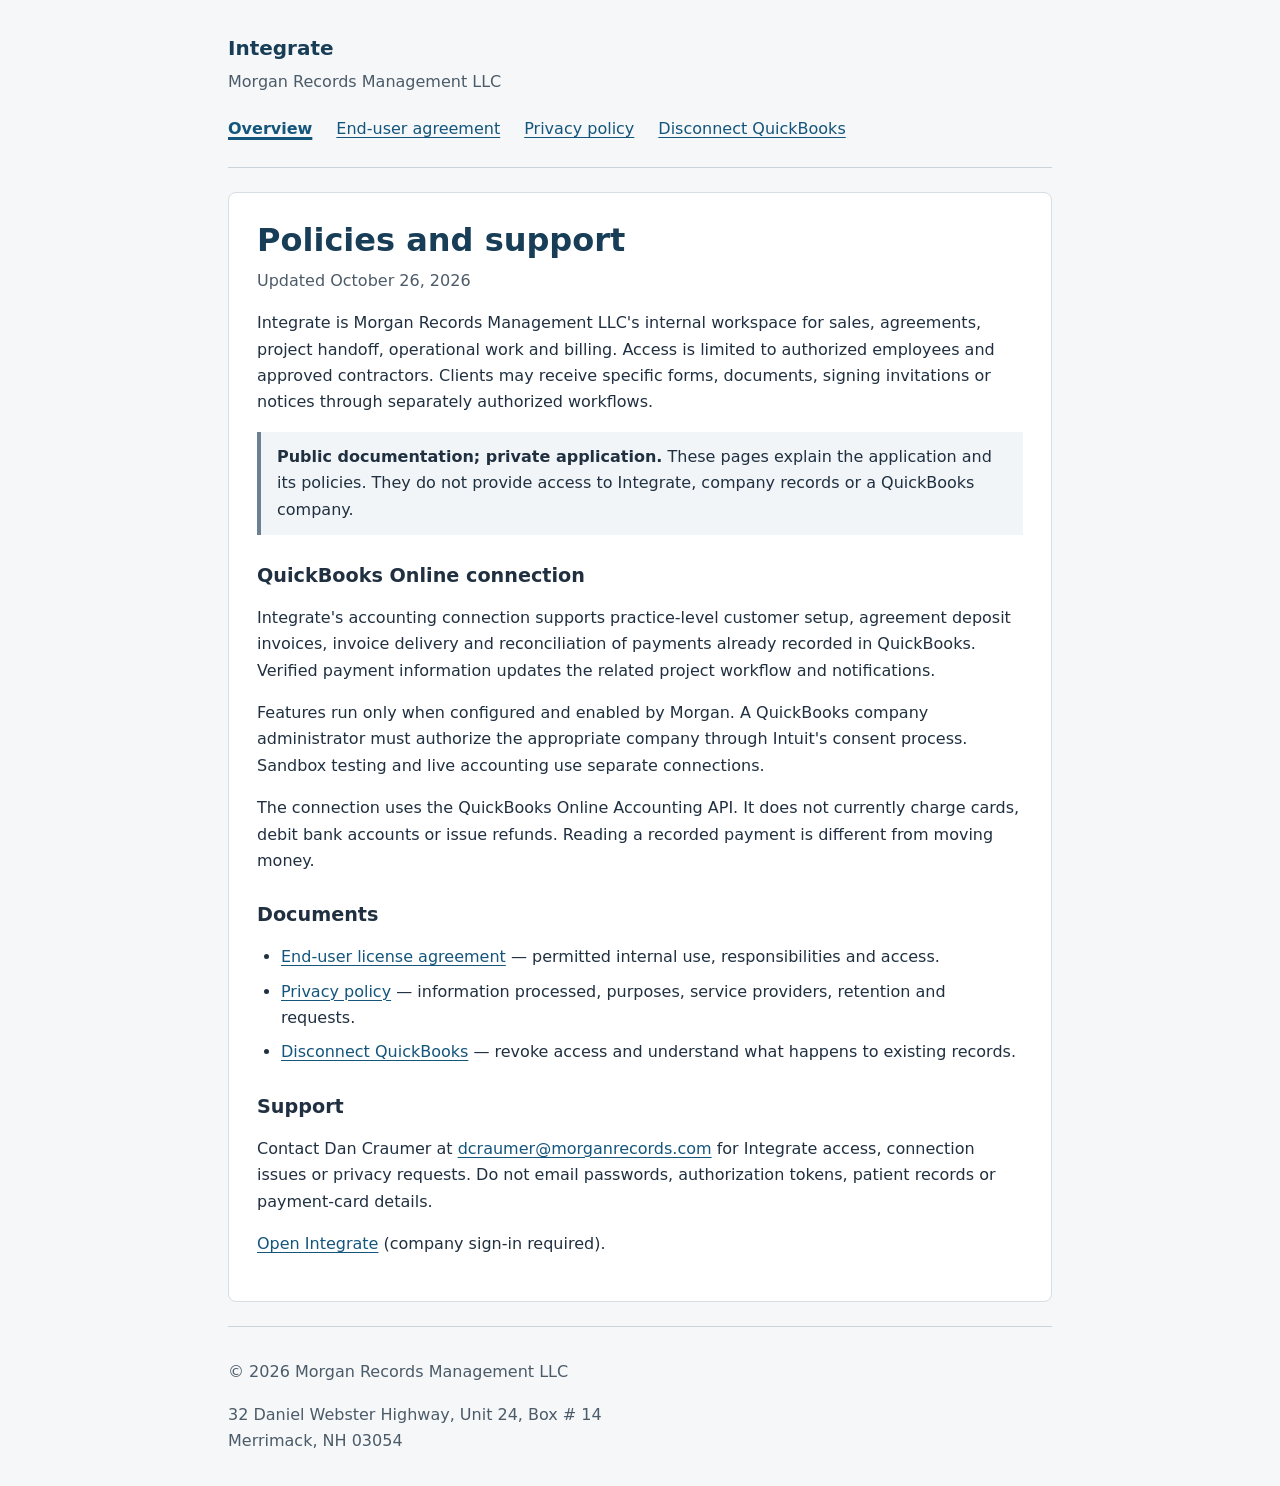
<file: index.html>
<!doctype html>
<html lang="en">
<head>
  <meta charset="utf-8">
  <meta name="viewport" content="width=device-width, initial-scale=1">
  <meta name="text-scale" content="scale">
  <meta name="robots" content="noindex,nofollow">
  <meta name="description" content="Policies and support for Integrate, Morgan Records Management LLC's private business application.">
  <title>Integrate policies and support | Morgan Records Management</title>
  <link rel="stylesheet" href="./styles.css">
</head>
<body>
<a class="skip" href="#main">Skip to content</a>
<div class="page">
  <header>
    <p class="brand">Integrate</p>
    <p class="company">Morgan Records Management LLC</p>
    <nav aria-label="Policy navigation"><a href="./index.html" aria-current="page">Overview</a>
<a href="./eula.html">End-user agreement</a>
<a href="./privacy.html">Privacy policy</a>
<a href="./disconnect.html">Disconnect QuickBooks</a></nav>
  </header>
  <main id="main" tabindex="-1">
    <h1>Policies and support</h1>
    <p class="updated">Updated October 26, 2026</p>

<p>Integrate is Morgan Records Management LLC's internal workspace for sales, agreements, project handoff, operational work and billing. Access is limited to authorized employees and approved contractors. Clients may receive specific forms, documents, signing invitations or notices through separately authorized workflows.</p>
<p class="note"><strong>Public documentation; private application.</strong> These pages explain the application and its policies. They do not provide access to Integrate, company records or a QuickBooks company.</p>
<h2>QuickBooks Online connection</h2>
<p>Integrate's accounting connection supports practice-level customer setup, agreement deposit invoices, invoice delivery and reconciliation of payments already recorded in QuickBooks. Verified payment information updates the related project workflow and notifications.</p>
<p>Features run only when configured and enabled by Morgan. A QuickBooks company administrator must authorize the appropriate company through Intuit's consent process. Sandbox testing and live accounting use separate connections.</p>
<p>The connection uses the QuickBooks Online Accounting API. It does not currently charge cards, debit bank accounts or issue refunds. Reading a recorded payment is different from moving money.</p>
<h2>Documents</h2>
<ul>
<li><a href="./eula.html">End-user license agreement</a> — permitted internal use, responsibilities and access.</li>
<li><a href="./privacy.html">Privacy policy</a> — information processed, purposes, service providers, retention and requests.</li>
<li><a href="./disconnect.html">Disconnect QuickBooks</a> — revoke access and understand what happens to existing records.</li>
</ul>
<h2>Support</h2>
<p>Contact Dan Craumer at <a href="mailto:dcraumer@morganrecords.com">dcraumer@morganrecords.com</a> for Integrate access, connection issues or privacy requests. Do not email passwords, authorization tokens, patient records or payment-card details.</p>
<p><a href="https://files.morganrecordsmanagement.com/internal/tools/console">Open Integrate</a> (company sign-in required).</p>

  </main>
  <footer>
    <p>© 2026 Morgan Records Management LLC</p>
    <address>32 Daniel Webster Highway, Unit 24, Box # 14<br>Merrimack, NH 03054</address>
  </footer>
</div>
</body>
</html>
</file>
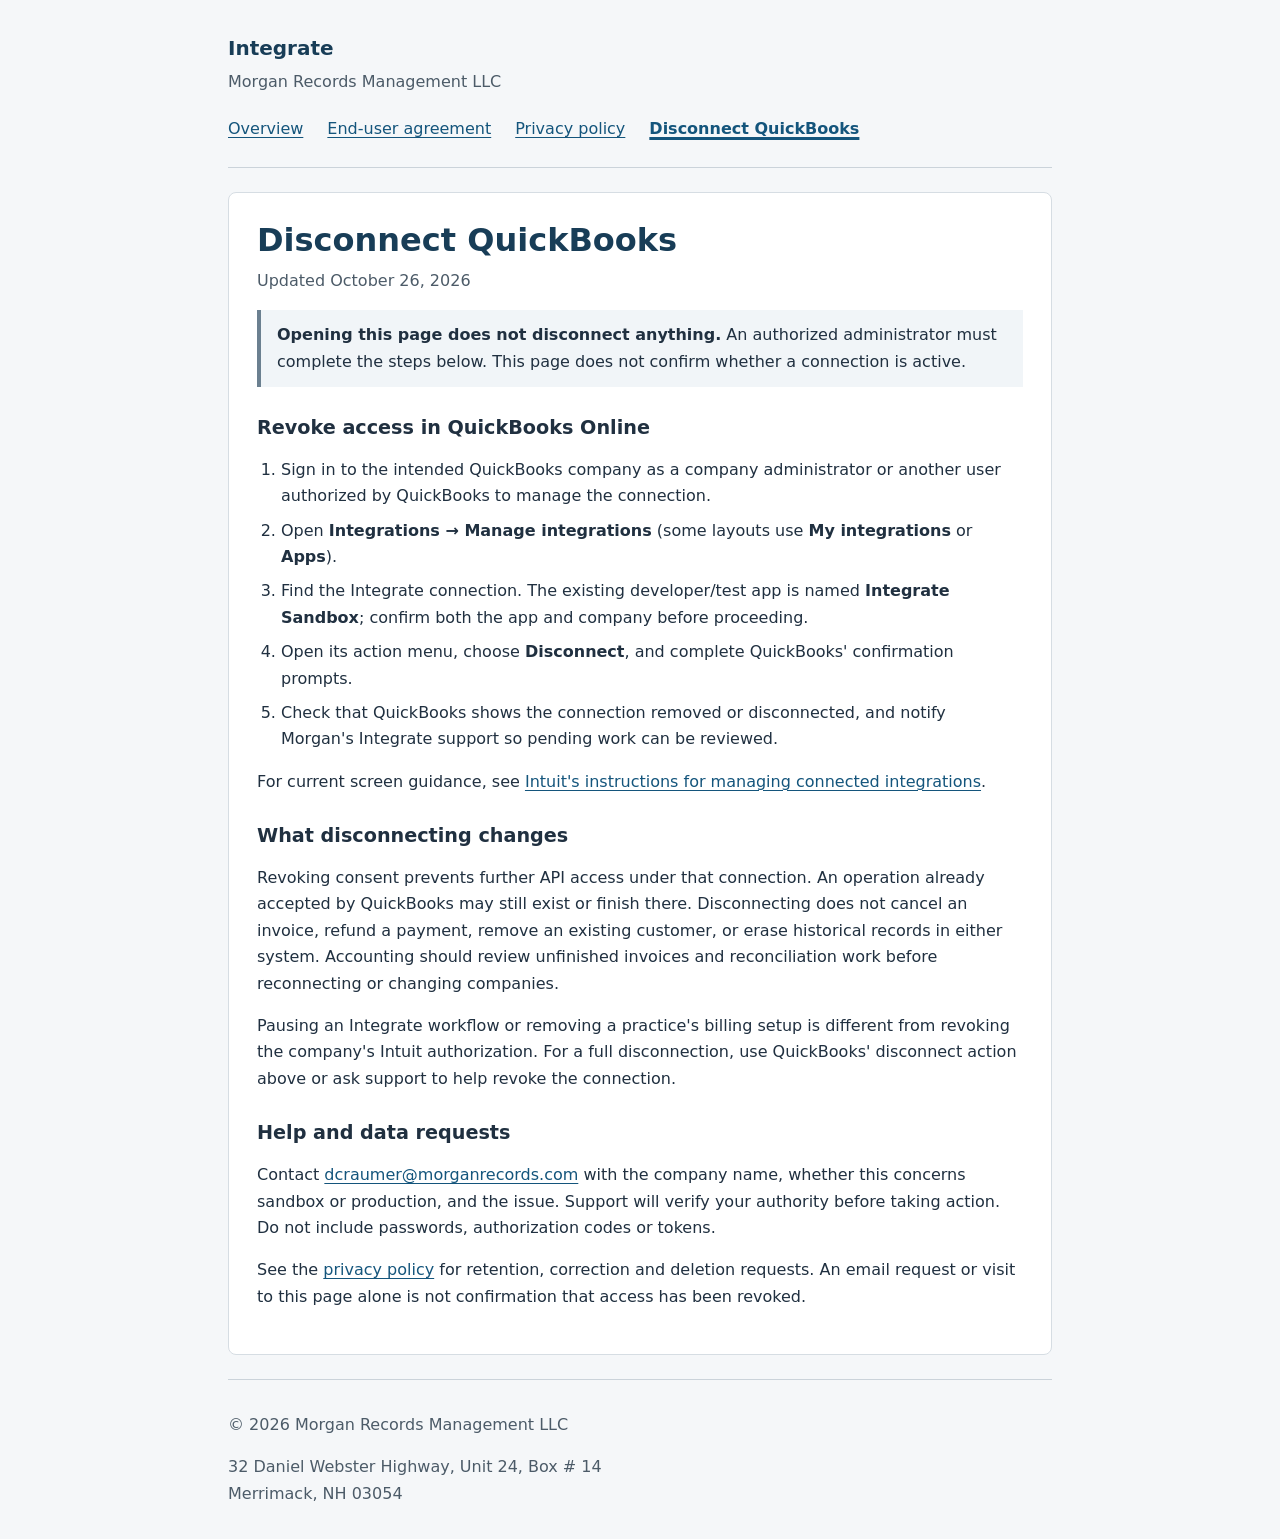
<file: disconnect.html>
<!doctype html>
<html lang="en">
<head>
  <meta charset="utf-8">
  <meta name="viewport" content="width=device-width, initial-scale=1">
  <meta name="text-scale" content="scale">
  <meta name="robots" content="noindex,nofollow">
  <meta name="description" content="Disconnect QuickBooks for Integrate, Morgan Records Management LLC's private business application.">
  <title>Integrate disconnect quickbooks | Morgan Records Management</title>
  <link rel="stylesheet" href="./styles.css">
</head>
<body>
<a class="skip" href="#main">Skip to content</a>
<div class="page">
  <header>
    <p class="brand">Integrate</p>
    <p class="company">Morgan Records Management LLC</p>
    <nav aria-label="Policy navigation"><a href="./index.html">Overview</a>
<a href="./eula.html">End-user agreement</a>
<a href="./privacy.html">Privacy policy</a>
<a href="./disconnect.html" aria-current="page">Disconnect QuickBooks</a></nav>
  </header>
  <main id="main" tabindex="-1">
    <h1>Disconnect QuickBooks</h1>
    <p class="updated">Updated October 26, 2026</p>

<p class="note"><strong>Opening this page does not disconnect anything.</strong> An authorized administrator must complete the steps below. This page does not confirm whether a connection is active.</p>
<h2>Revoke access in QuickBooks Online</h2>
<ol>
<li>Sign in to the intended QuickBooks company as a company administrator or another user authorized by QuickBooks to manage the connection.</li>
<li>Open <strong>Integrations → Manage integrations</strong> (some layouts use <strong>My integrations</strong> or <strong>Apps</strong>).</li>
<li>Find the Integrate connection. The existing developer/test app is named <strong>Integrate Sandbox</strong>; confirm both the app and company before proceeding.</li>
<li>Open its action menu, choose <strong>Disconnect</strong>, and complete QuickBooks' confirmation prompts.</li>
<li>Check that QuickBooks shows the connection removed or disconnected, and notify Morgan's Integrate support so pending work can be reviewed.</li>
</ol>
<p>For current screen guidance, see <a href="https://quickbooks.intuit.com/learn-support/en-us/help-article/mobile-apps/fix-connected-app-issues-quickbooks-online/L7At9OGp4_US_en_US">Intuit's instructions for managing connected integrations</a>.</p>
<h2>What disconnecting changes</h2>
<p>Revoking consent prevents further API access under that connection. An operation already accepted by QuickBooks may still exist or finish there. Disconnecting does not cancel an invoice, refund a payment, remove an existing customer, or erase historical records in either system. Accounting should review unfinished invoices and reconciliation work before reconnecting or changing companies.</p>
<p>Pausing an Integrate workflow or removing a practice's billing setup is different from revoking the company's Intuit authorization. For a full disconnection, use QuickBooks' disconnect action above or ask support to help revoke the connection.</p>
<h2>Help and data requests</h2>
<p>Contact <a href="mailto:dcraumer@morganrecords.com">dcraumer@morganrecords.com</a> with the company name, whether this concerns sandbox or production, and the issue. Support will verify your authority before taking action. Do not include passwords, authorization codes or tokens.</p>
<p>See the <a href="./privacy.html">privacy policy</a> for retention, correction and deletion requests. An email request or visit to this page alone is not confirmation that access has been revoked.</p>

  </main>
  <footer>
    <p>© 2026 Morgan Records Management LLC</p>
    <address>32 Daniel Webster Highway, Unit 24, Box # 14<br>Merrimack, NH 03054</address>
  </footer>
</div>
</body>
</html>
</file>
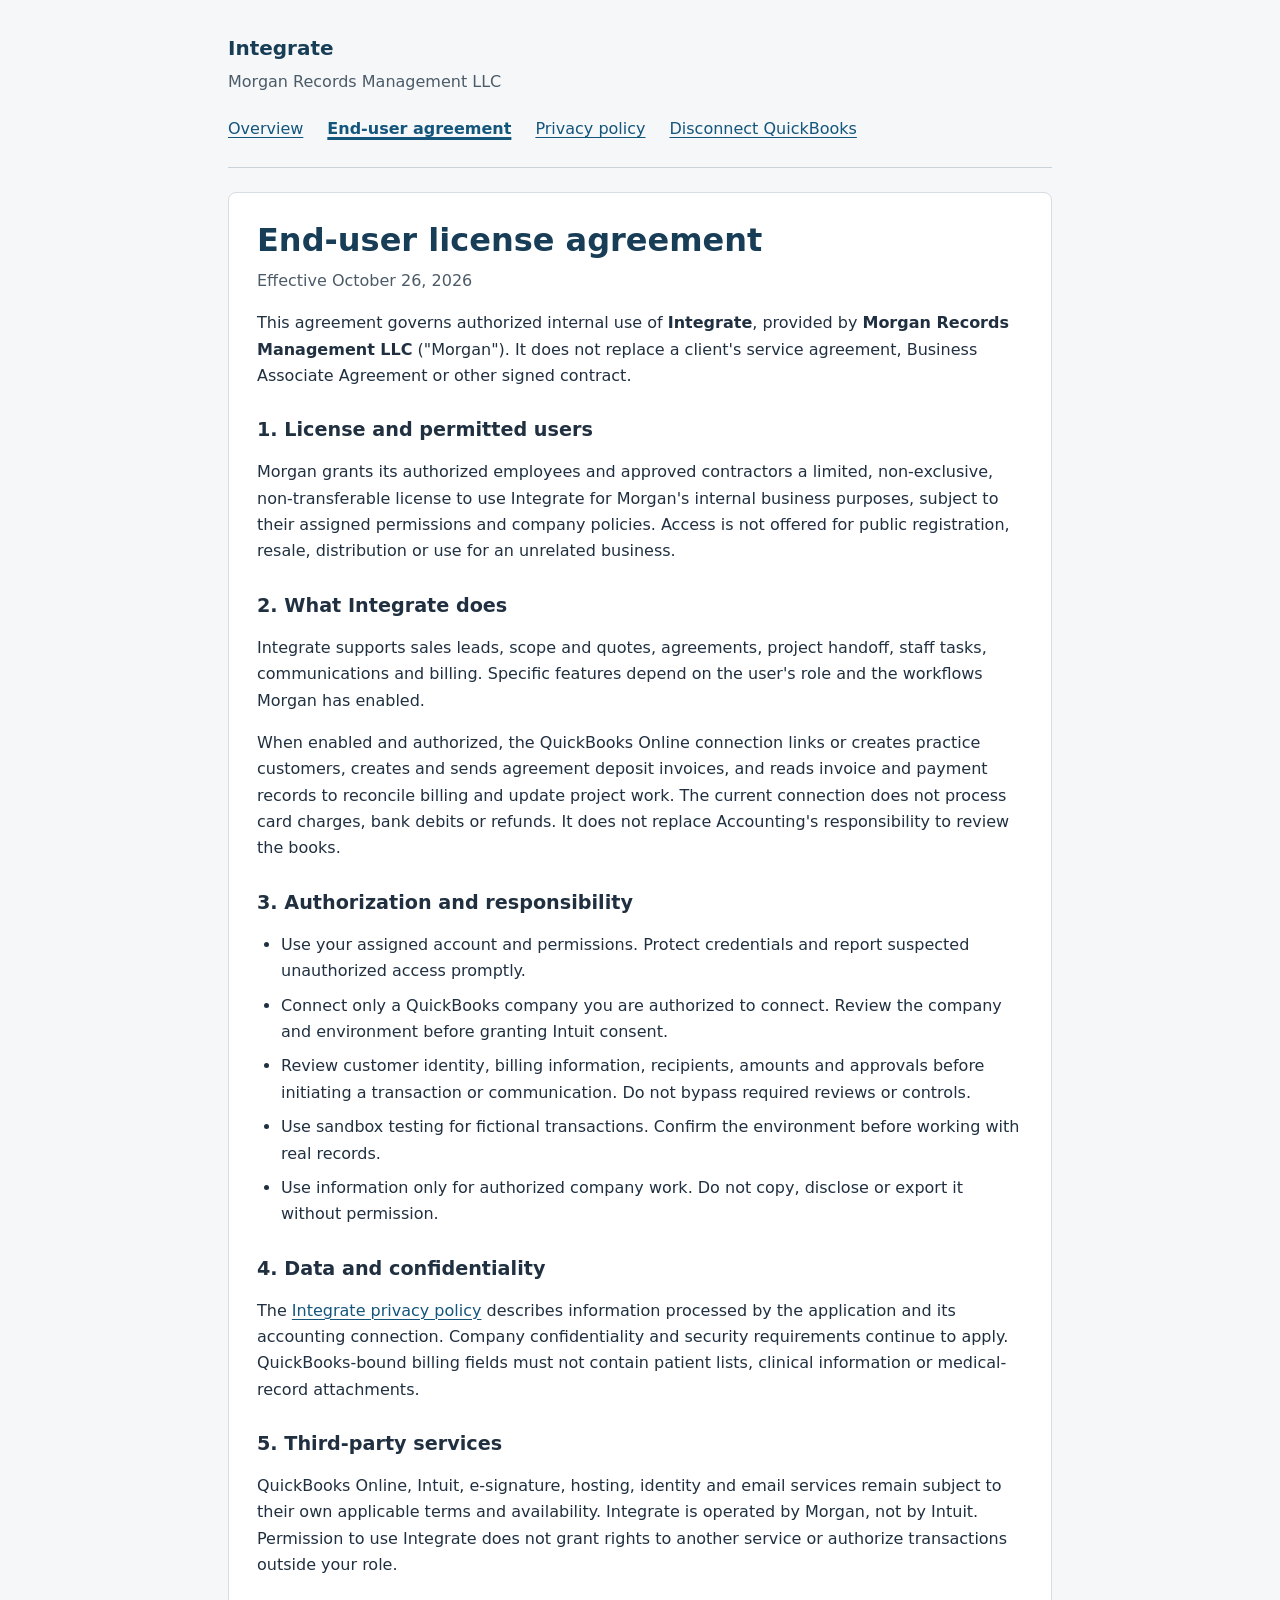
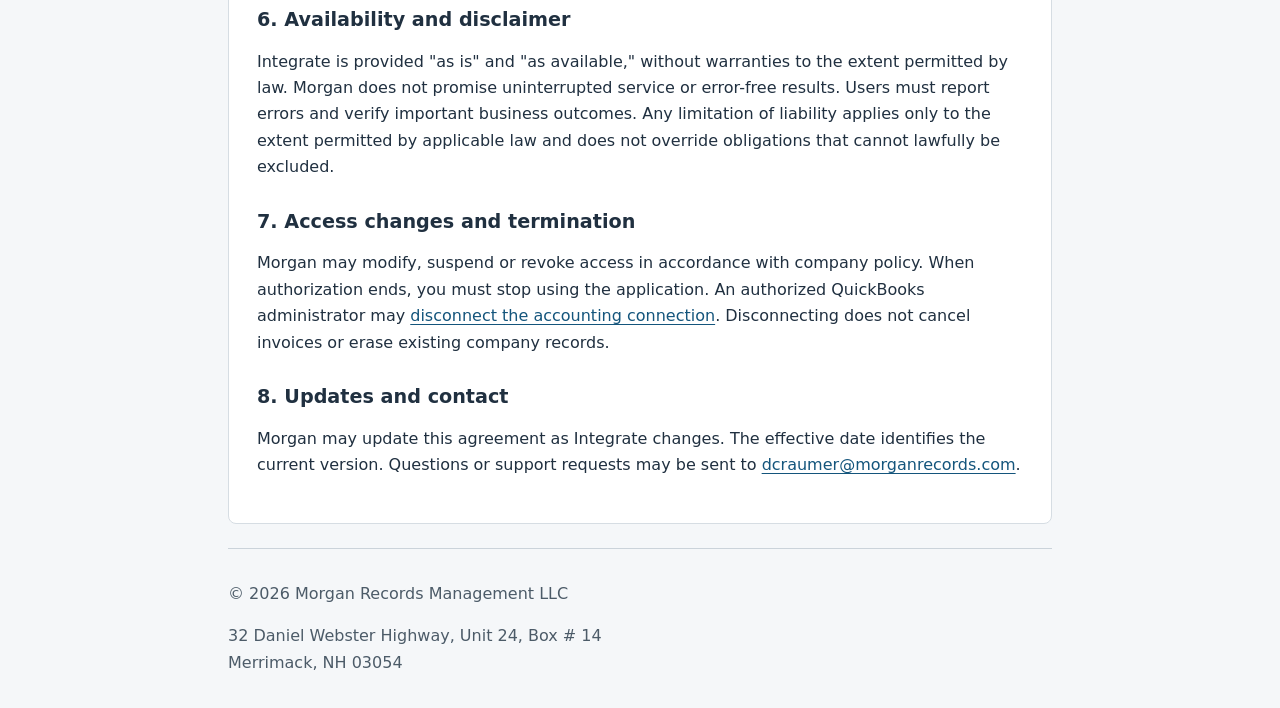
<file: eula.html>
<!doctype html>
<html lang="en">
<head>
  <meta charset="utf-8">
  <meta name="viewport" content="width=device-width, initial-scale=1">
  <meta name="text-scale" content="scale">
  <meta name="robots" content="noindex,nofollow">
  <meta name="description" content="End-user license agreement for Integrate, Morgan Records Management LLC's private business application.">
  <title>Integrate end-user license agreement | Morgan Records Management</title>
  <link rel="stylesheet" href="./styles.css">
</head>
<body>
<a class="skip" href="#main">Skip to content</a>
<div class="page">
  <header>
    <p class="brand">Integrate</p>
    <p class="company">Morgan Records Management LLC</p>
    <nav aria-label="Policy navigation"><a href="./index.html">Overview</a>
<a href="./eula.html" aria-current="page">End-user agreement</a>
<a href="./privacy.html">Privacy policy</a>
<a href="./disconnect.html">Disconnect QuickBooks</a></nav>
  </header>
  <main id="main" tabindex="-1">
    <h1>End-user license agreement</h1>
    <p class="updated">Effective October 26, 2026</p>

<p>This agreement governs authorized internal use of <strong>Integrate</strong>, provided by <strong>Morgan Records Management LLC</strong> ("Morgan"). It does not replace a client's service agreement, Business Associate Agreement or other signed contract.</p>
<h2>1. License and permitted users</h2>
<p>Morgan grants its authorized employees and approved contractors a limited, non-exclusive, non-transferable license to use Integrate for Morgan's internal business purposes, subject to their assigned permissions and company policies. Access is not offered for public registration, resale, distribution or use for an unrelated business.</p>
<h2>2. What Integrate does</h2>
<p>Integrate supports sales leads, scope and quotes, agreements, project handoff, staff tasks, communications and billing. Specific features depend on the user's role and the workflows Morgan has enabled.</p>
<p>When enabled and authorized, the QuickBooks Online connection links or creates practice customers, creates and sends agreement deposit invoices, and reads invoice and payment records to reconcile billing and update project work. The current connection does not process card charges, bank debits or refunds. It does not replace Accounting's responsibility to review the books.</p>
<h2>3. Authorization and responsibility</h2>
<ul>
<li>Use your assigned account and permissions. Protect credentials and report suspected unauthorized access promptly.</li>
<li>Connect only a QuickBooks company you are authorized to connect. Review the company and environment before granting Intuit consent.</li>
<li>Review customer identity, billing information, recipients, amounts and approvals before initiating a transaction or communication. Do not bypass required reviews or controls.</li>
<li>Use sandbox testing for fictional transactions. Confirm the environment before working with real records.</li>
<li>Use information only for authorized company work. Do not copy, disclose or export it without permission.</li>
</ul>
<h2>4. Data and confidentiality</h2>
<p>The <a href="./privacy.html">Integrate privacy policy</a> describes information processed by the application and its accounting connection. Company confidentiality and security requirements continue to apply. QuickBooks-bound billing fields must not contain patient lists, clinical information or medical-record attachments.</p>
<h2>5. Third-party services</h2>
<p>QuickBooks Online, Intuit, e-signature, hosting, identity and email services remain subject to their own applicable terms and availability. Integrate is operated by Morgan, not by Intuit. Permission to use Integrate does not grant rights to another service or authorize transactions outside your role.</p>
<h2>6. Availability and disclaimer</h2>
<p>Integrate is provided "as is" and "as available," without warranties to the extent permitted by law. Morgan does not promise uninterrupted service or error-free results. Users must report errors and verify important business outcomes. Any limitation of liability applies only to the extent permitted by applicable law and does not override obligations that cannot lawfully be excluded.</p>
<h2>7. Access changes and termination</h2>
<p>Morgan may modify, suspend or revoke access in accordance with company policy. When authorization ends, you must stop using the application. An authorized QuickBooks administrator may <a href="./disconnect.html">disconnect the accounting connection</a>. Disconnecting does not cancel invoices or erase existing company records.</p>
<h2>8. Updates and contact</h2>
<p>Morgan may update this agreement as Integrate changes. The effective date identifies the current version. Questions or support requests may be sent to <a href="mailto:dcraumer@morganrecords.com">dcraumer@morganrecords.com</a>.</p>

  </main>
  <footer>
    <p>© 2026 Morgan Records Management LLC</p>
    <address>32 Daniel Webster Highway, Unit 24, Box # 14<br>Merrimack, NH 03054</address>
  </footer>
</div>
</body>
</html>
</file>
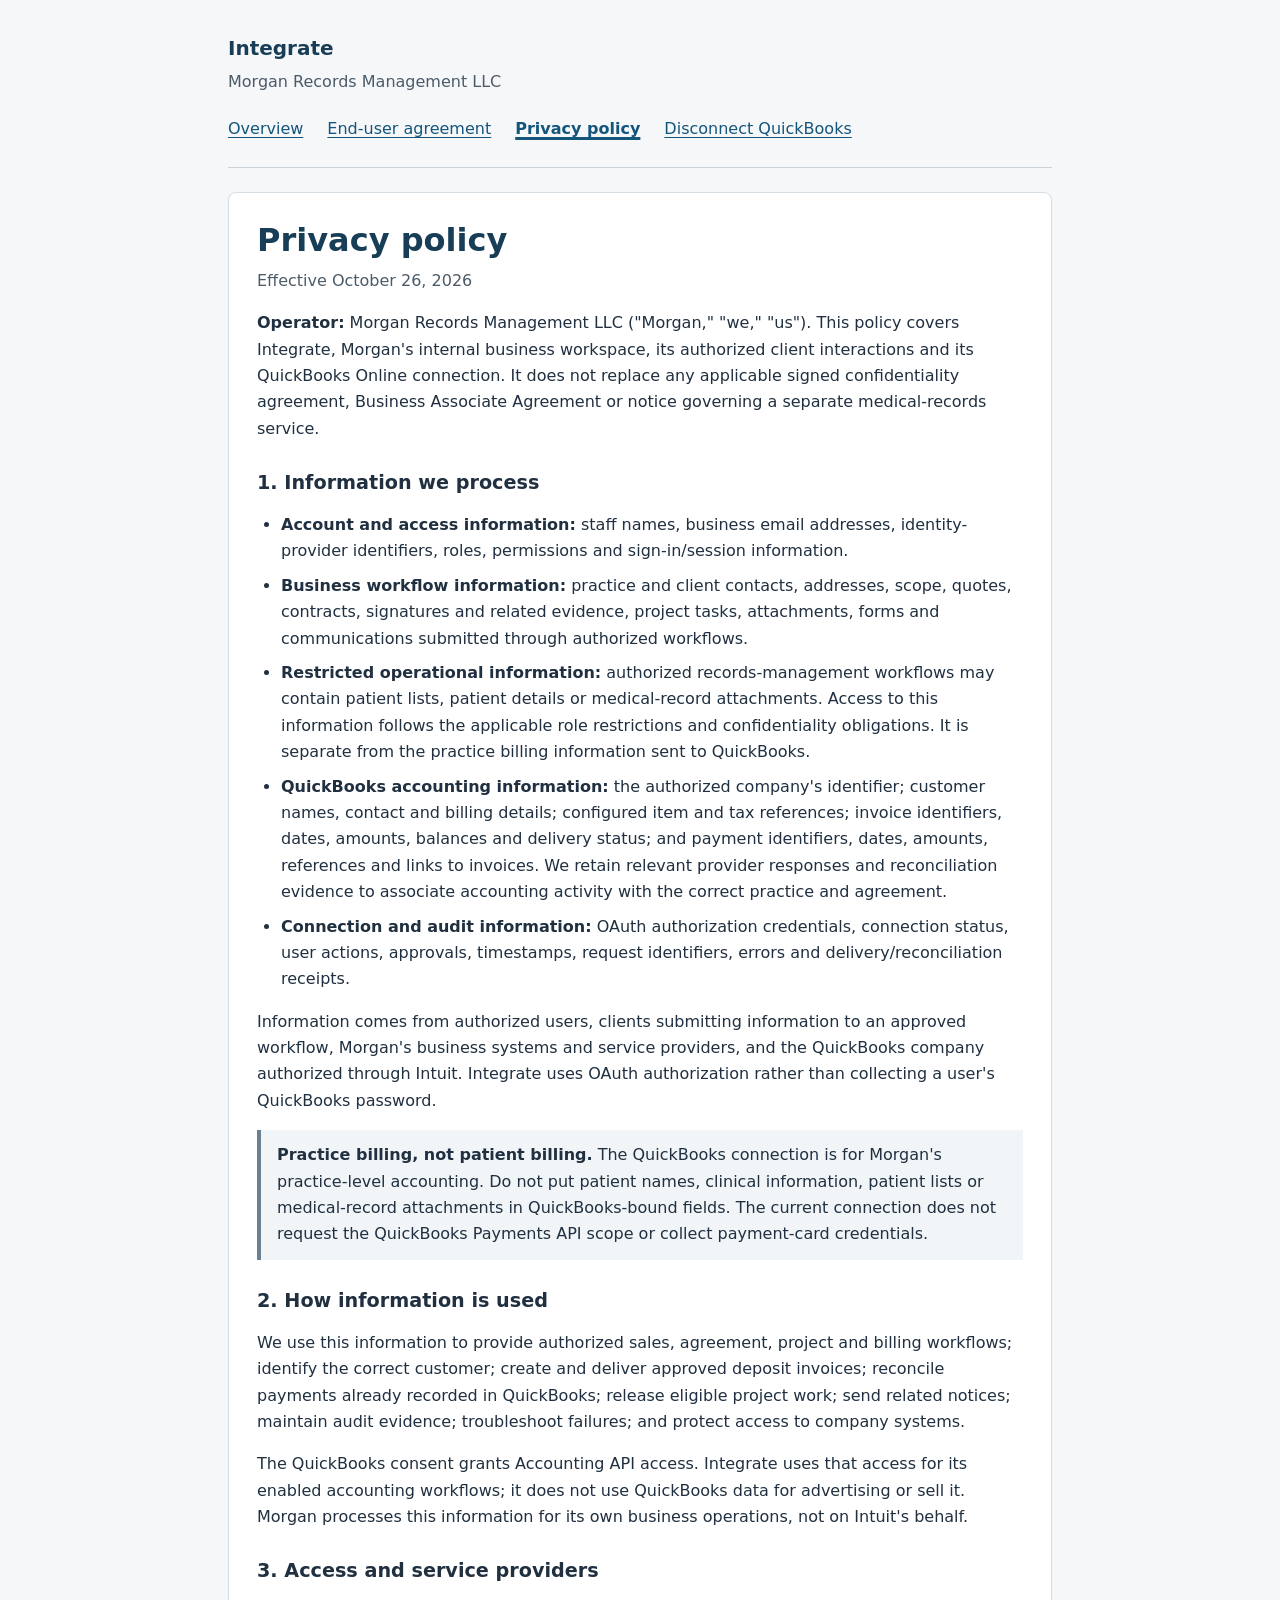
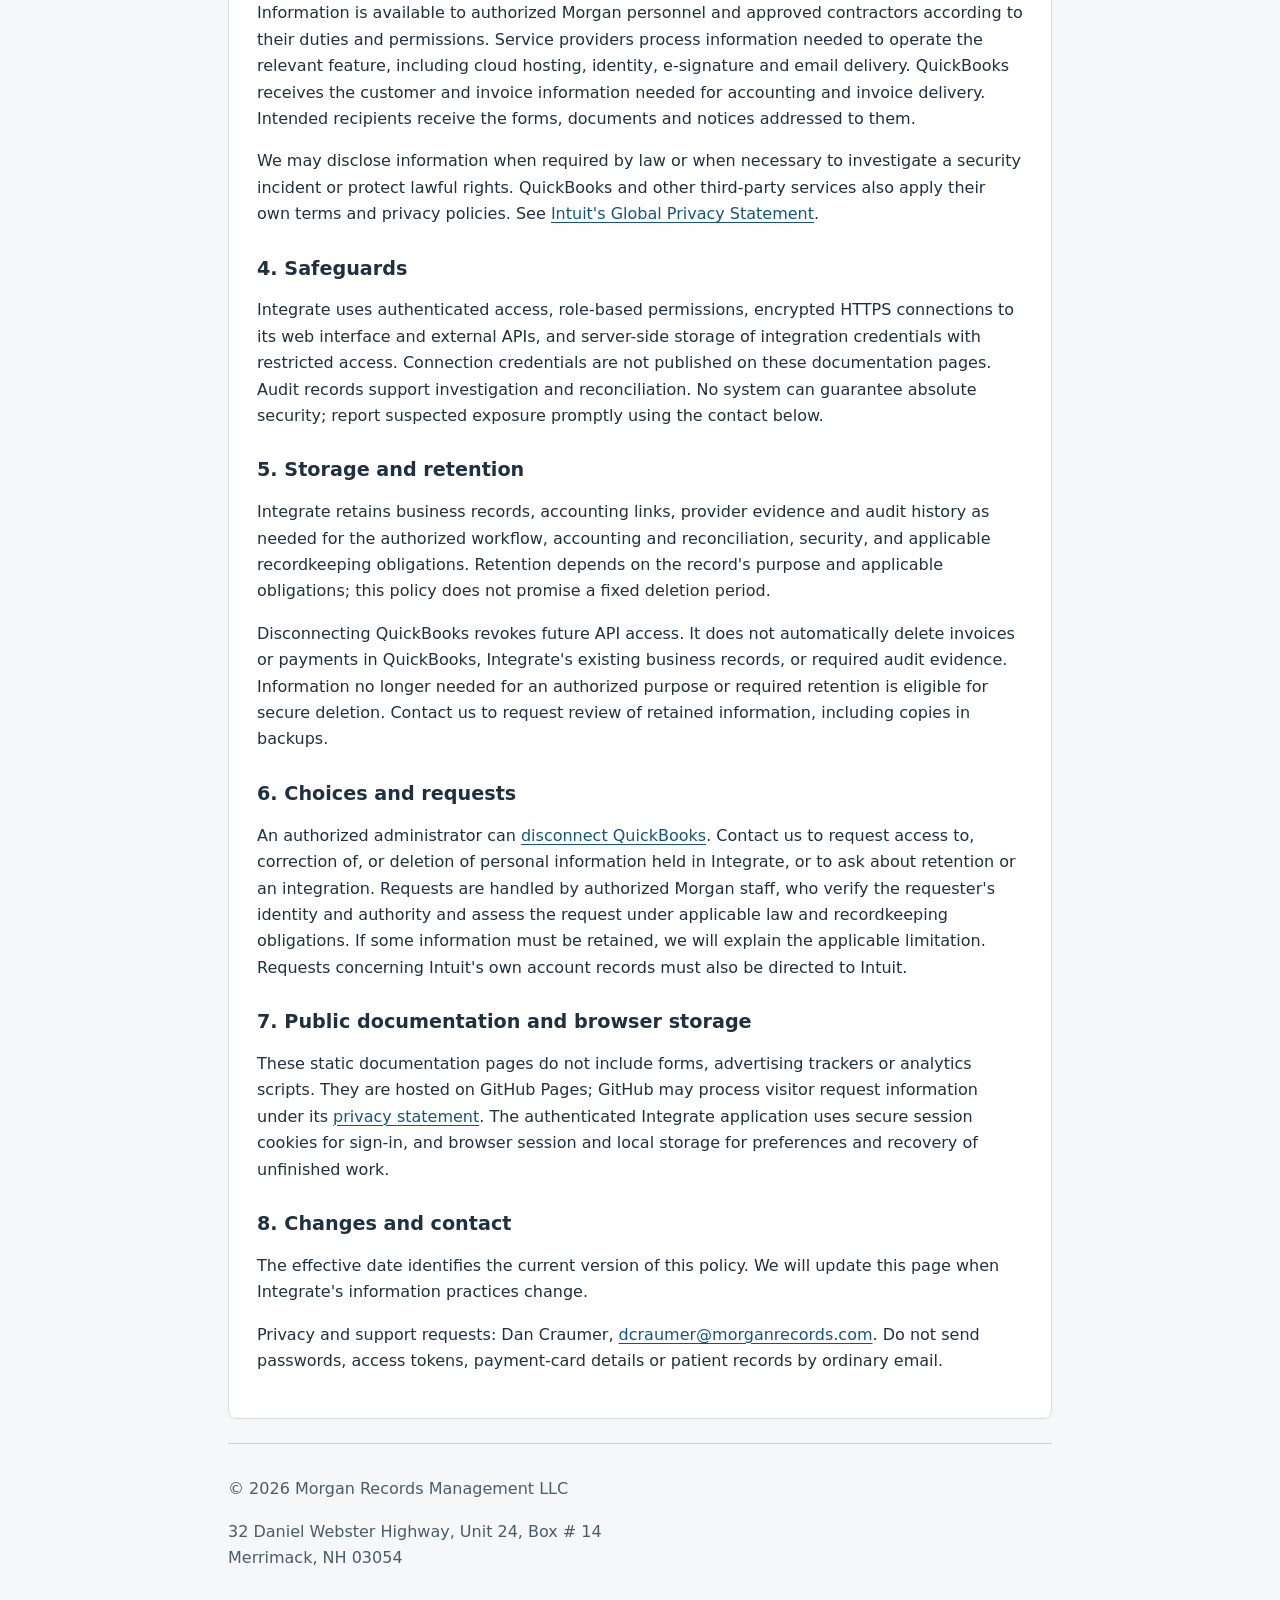
<file: privacy.html>
<!doctype html>
<html lang="en">
<head>
  <meta charset="utf-8">
  <meta name="viewport" content="width=device-width, initial-scale=1">
  <meta name="text-scale" content="scale">
  <meta name="robots" content="noindex,nofollow">
  <meta name="description" content="Privacy policy for Integrate, Morgan Records Management LLC's private business application.">
  <title>Integrate privacy policy | Morgan Records Management</title>
  <link rel="stylesheet" href="./styles.css">
</head>
<body>
<a class="skip" href="#main">Skip to content</a>
<div class="page">
  <header>
    <p class="brand">Integrate</p>
    <p class="company">Morgan Records Management LLC</p>
    <nav aria-label="Policy navigation"><a href="./index.html">Overview</a>
<a href="./eula.html">End-user agreement</a>
<a href="./privacy.html" aria-current="page">Privacy policy</a>
<a href="./disconnect.html">Disconnect QuickBooks</a></nav>
  </header>
  <main id="main" tabindex="-1">
    <h1>Privacy policy</h1>
    <p class="updated">Effective October 26, 2026</p>

<p><strong>Operator:</strong> Morgan Records Management LLC ("Morgan," "we," "us"). This policy covers Integrate, Morgan's internal business workspace, its authorized client interactions and its QuickBooks Online connection. It does not replace any applicable signed confidentiality agreement, Business Associate Agreement or notice governing a separate medical-records service.</p>
<h2>1. Information we process</h2>
<ul>
<li><strong>Account and access information:</strong> staff names, business email addresses, identity-provider identifiers, roles, permissions and sign-in/session information.</li>
<li><strong>Business workflow information:</strong> practice and client contacts, addresses, scope, quotes, contracts, signatures and related evidence, project tasks, attachments, forms and communications submitted through authorized workflows.</li>
<li><strong>Restricted operational information:</strong> authorized records-management workflows may contain patient lists, patient details or medical-record attachments. Access to this information follows the applicable role restrictions and confidentiality obligations. It is separate from the practice billing information sent to QuickBooks.</li>
<li><strong>QuickBooks accounting information:</strong> the authorized company's identifier; customer names, contact and billing details; configured item and tax references; invoice identifiers, dates, amounts, balances and delivery status; and payment identifiers, dates, amounts, references and links to invoices. We retain relevant provider responses and reconciliation evidence to associate accounting activity with the correct practice and agreement.</li>
<li><strong>Connection and audit information:</strong> OAuth authorization credentials, connection status, user actions, approvals, timestamps, request identifiers, errors and delivery/reconciliation receipts.</li>
</ul>
<p>Information comes from authorized users, clients submitting information to an approved workflow, Morgan's business systems and service providers, and the QuickBooks company authorized through Intuit. Integrate uses OAuth authorization rather than collecting a user's QuickBooks password.</p>
<p class="note"><strong>Practice billing, not patient billing.</strong> The QuickBooks connection is for Morgan's practice-level accounting. Do not put patient names, clinical information, patient lists or medical-record attachments in QuickBooks-bound fields. The current connection does not request the QuickBooks Payments API scope or collect payment-card credentials.</p>
<h2>2. How information is used</h2>
<p>We use this information to provide authorized sales, agreement, project and billing workflows; identify the correct customer; create and deliver approved deposit invoices; reconcile payments already recorded in QuickBooks; release eligible project work; send related notices; maintain audit evidence; troubleshoot failures; and protect access to company systems.</p>
<p>The QuickBooks consent grants Accounting API access. Integrate uses that access for its enabled accounting workflows; it does not use QuickBooks data for advertising or sell it. Morgan processes this information for its own business operations, not on Intuit's behalf.</p>
<h2>3. Access and service providers</h2>
<p>Information is available to authorized Morgan personnel and approved contractors according to their duties and permissions. Service providers process information needed to operate the relevant feature, including cloud hosting, identity, e-signature and email delivery. QuickBooks receives the customer and invoice information needed for accounting and invoice delivery. Intended recipients receive the forms, documents and notices addressed to them.</p>
<p>We may disclose information when required by law or when necessary to investigate a security incident or protect lawful rights. QuickBooks and other third-party services also apply their own terms and privacy policies. See <a href="https://www.intuit.com/privacy/statement/">Intuit's Global Privacy Statement</a>.</p>
<h2>4. Safeguards</h2>
<p>Integrate uses authenticated access, role-based permissions, encrypted HTTPS connections to its web interface and external APIs, and server-side storage of integration credentials with restricted access. Connection credentials are not published on these documentation pages. Audit records support investigation and reconciliation. No system can guarantee absolute security; report suspected exposure promptly using the contact below.</p>
<h2>5. Storage and retention</h2>
<p>Integrate retains business records, accounting links, provider evidence and audit history as needed for the authorized workflow, accounting and reconciliation, security, and applicable recordkeeping obligations. Retention depends on the record's purpose and applicable obligations; this policy does not promise a fixed deletion period.</p>
<p>Disconnecting QuickBooks revokes future API access. It does not automatically delete invoices or payments in QuickBooks, Integrate's existing business records, or required audit evidence. Information no longer needed for an authorized purpose or required retention is eligible for secure deletion. Contact us to request review of retained information, including copies in backups.</p>
<h2>6. Choices and requests</h2>
<p>An authorized administrator can <a href="./disconnect.html">disconnect QuickBooks</a>. Contact us to request access to, correction of, or deletion of personal information held in Integrate, or to ask about retention or an integration. Requests are handled by authorized Morgan staff, who verify the requester's identity and authority and assess the request under applicable law and recordkeeping obligations. If some information must be retained, we will explain the applicable limitation. Requests concerning Intuit's own account records must also be directed to Intuit.</p>
<h2>7. Public documentation and browser storage</h2>
<p>These static documentation pages do not include forms, advertising trackers or analytics scripts. They are hosted on GitHub Pages; GitHub may process visitor request information under its <a href="https://docs.github.com/en/site-policy/privacy-policies/github-general-privacy-statement">privacy statement</a>. The authenticated Integrate application uses secure session cookies for sign-in, and browser session and local storage for preferences and recovery of unfinished work.</p>
<h2>8. Changes and contact</h2>
<p>The effective date identifies the current version of this policy. We will update this page when Integrate's information practices change.</p>
<p>Privacy and support requests: Dan Craumer, <a href="mailto:dcraumer@morganrecords.com">dcraumer@morganrecords.com</a>. Do not send passwords, access tokens, payment-card details or patient records by ordinary email.</p>

  </main>
  <footer>
    <p>© 2026 Morgan Records Management LLC</p>
    <address>32 Daniel Webster Highway, Unit 24, Box # 14<br>Merrimack, NH 03054</address>
  </footer>
</div>
</body>
</html>
</file>
<file: styles.css>
:root { color-scheme: light; }
* { box-sizing: border-box; }
body { margin: 0; background: #f5f7f9; color: #203040; font-family: system-ui, -apple-system, "Segoe UI", sans-serif; line-height: 1.65; }
.page { max-width: 54rem; margin: 0 auto; padding: 2rem 1.25rem; }
header { border-bottom: 1px solid #cbd3da; padding-bottom: 1.25rem; }
.brand { font-weight: 750; font-size: 1.25rem; margin: 0; color: #183d57; }
.company, .updated, footer { color: #4c5b68; }
.company { margin: .25rem 0 1rem; }
nav { display: flex; flex-wrap: wrap; gap: .5rem 1.5rem; }
a { color: #14557c; text-decoration-thickness: .08em; text-underline-offset: .18em; overflow-wrap: anywhere; }
a:hover { text-decoration-thickness: .16em; }
a:focus-visible { outline: 3px solid #14557c; outline-offset: 4px; border-radius: .1rem; }
nav a { padding: .3rem 0; }
nav [aria-current="page"] { font-weight: 750; text-decoration-thickness: .18em; }
main { background: #fff; border: 1px solid #d6dde3; border-radius: .5rem; padding: 1.75rem; margin: 1.5rem 0; }
h1 { font-size: 2rem; line-height: 1.2; margin: 0 0 .5rem; color: #183d57; overflow-wrap: anywhere; }
h2 { font-size: 1.2rem; line-height: 1.35; margin-top: 1.75rem; }
li + li { margin-top: .5rem; }
ul, ol { padding-inline-start: 1.5rem; }
.note { border-left: .25rem solid #6b8090; background: #f1f5f8; padding: .75rem 1rem; }
.updated { margin-top: 0; }
address { font-style: normal; }
.skip { position: absolute; top: .5rem; left: 1rem; transform: translateY(-200%); background: white; padding: .75rem; z-index: 1; }
.skip:focus { transform: none; }
footer { border-top: 1px solid #cbd3da; padding-top: 1rem; }
@media (max-width: 35em) { .page { padding: 1rem .75rem; } main { padding: 1.25rem; } }
@media print { body { background: white; color: black; } .page { max-width: none; padding: 0; } nav, .skip { display: none; } main { border: none; padding: 0; } a { color: inherit; } h2 { break-after: avoid; } }
</file>
